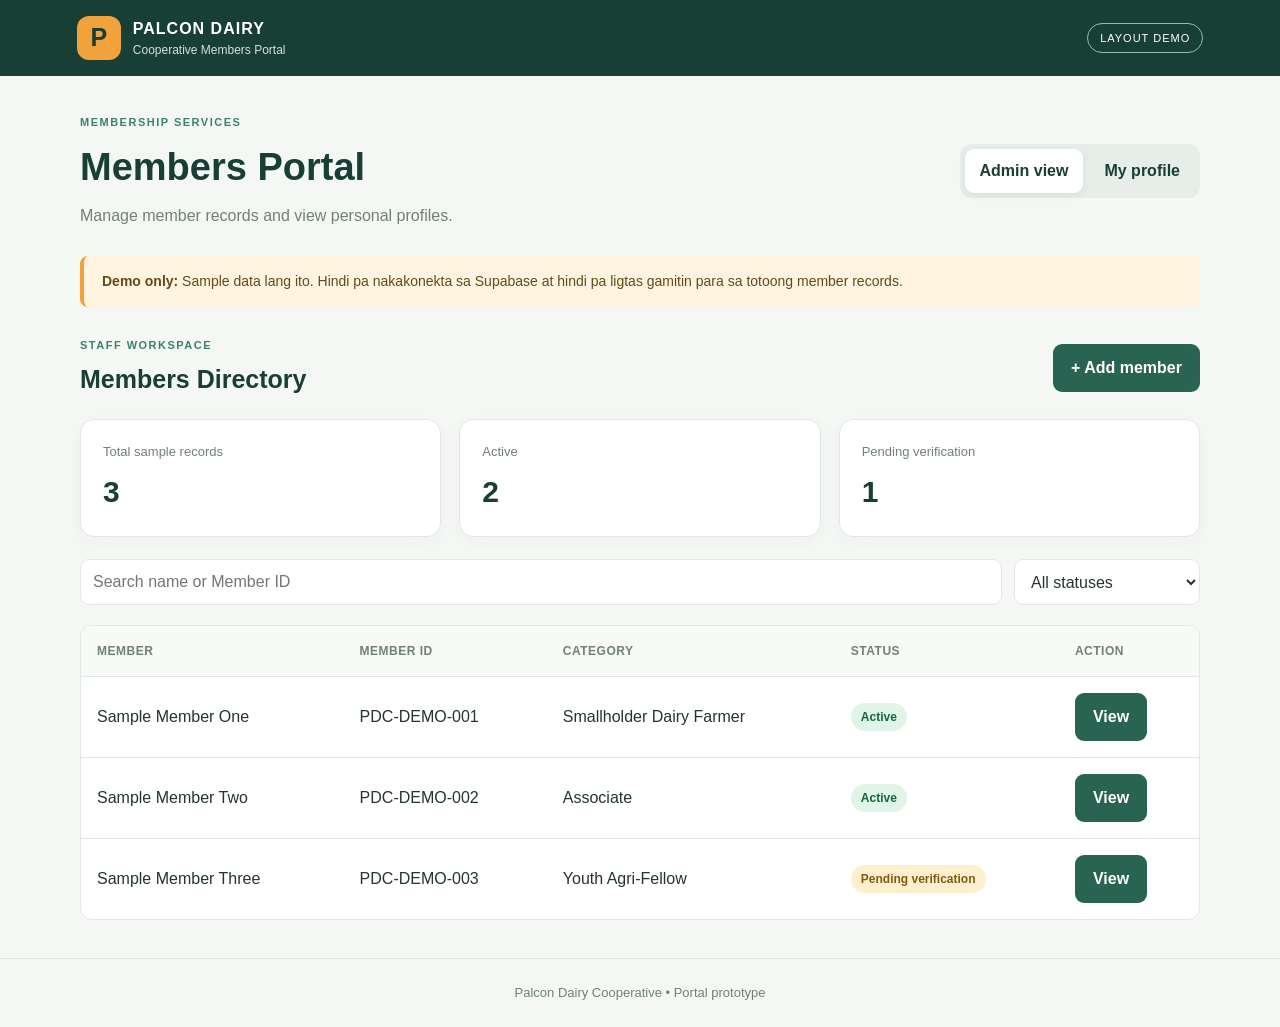
<file: members.html>
<!DOCTYPE html>
<html lang="en">
<head>
  <meta charset="UTF-8">
  <meta name="viewport" content="width=device-width, initial-scale=1">
  <title>Palcon Dairy | Members Portal</title>
  <link rel="stylesheet" href="members.css">
</head>
<body>
  <header class="topbar">
    <a class="brand" href="index.html">
      <span class="brand-mark">P</span>
      <span>
        <strong>PALCON DAIRY</strong>
        <small>Cooperative Members Portal</small>
      </span>
    </a>
    <span class="demo-pill">LAYOUT DEMO</span>
  </header>

  <main class="page-wrap">
    <section class="intro">
      <div>
        <p class="eyebrow">MEMBERSHIP SERVICES</p>
        <h1>Members Portal</h1>
        <p class="subhead">
          Manage member records and view personal profiles.
        </p>
      </div>

      <div class="mode-switch">
        <button class="mode-btn active" data-view="admin">
          Admin view
        </button>
        <button class="mode-btn" data-view="member">
          My profile
        </button>
      </div>
    </section>

    <div class="notice">
      <strong>Demo only:</strong>
      Sample data lang ito. Hindi pa nakakonekta sa Supabase
      at hindi pa ligtas gamitin para sa totoong member records.
    </div>

    <section id="adminView">
      <div class="section-heading">
        <div>
          <p class="eyebrow">STAFF WORKSPACE</p>
          <h2>Members Directory</h2>
        </div>
        <button class="primary-btn" id="addMemberBtn">
          + Add member
        </button>
      </div>

      <div class="stats">
        <article class="stat-card">
          <span>Total sample records</span>
          <strong id="totalCount">3</strong>
        </article>
        <article class="stat-card">
          <span>Active</span>
          <strong id="activeCount">2</strong>
        </article>
        <article class="stat-card">
          <span>Pending verification</span>
          <strong id="pendingCount">1</strong>
        </article>
      </div>

      <div class="toolbar">
        <input
          id="searchInput"
          type="search"
          placeholder="Search name or Member ID"
          aria-label="Search members"
        >
        <select id="statusFilter" aria-label="Filter by status">
          <option value="all">All statuses</option>
          <option value="active">Active</option>
          <option value="inactive">Inactive</option>
          <option value="pending_verification">
            Pending verification
          </option>
        </select>
      </div>

      <div class="table-wrap">
        <table>
          <thead>
            <tr>
              <th>Member</th>
              <th>Member ID</th>
              <th>Category</th>
              <th>Status</th>
              <th>Action</th>
            </tr>
          </thead>
          <tbody id="membersTable"></tbody>
        </table>
      </div>
    </section>

    <section id="memberView" class="hidden">
      <div class="section-heading">
        <div>
          <p class="eyebrow">MEMBER WORKSPACE</p>
          <h2>My Member Profile</h2>
        </div>
      </div>

      <article class="profile-card">
        <div class="profile-banner"></div>
        <div class="profile-body">
          <h3>Sample Member</h3>
          <p>Fictional sample profile only</p>
        </div>

        <div class="profile-grid">
          <div class="detail">
            <span>Member ID</span>
            <strong>PDC-DEMO-001</strong>
          </div>
          <div class="detail">
            <span>Membership category</span>
            <strong>Smallholder Dairy Farmer</strong>
          </div>
          <div class="detail">
            <span>Status</span>
            <strong>Pending verification</strong>
          </div>
          <div class="detail">
            <span>Contact information</span>
            <strong>Not added in demo</strong>
          </div>
        </div>
      </article>
    </section>
  </main>

  <footer>Palcon Dairy Cooperative • Portal prototype</footer>

  <script src="members.js"></script>
</body>
</html>
</file>
<file: members.css>
:root {
  --green-dark: #173f35;
  --green: #286451;
  --green-light: #37836b;
  --orange: #f2a23a;
  --background: #f5f7f5;
  --white: #ffffff;
  --text: #25352f;
  --muted: #718078;
  --border: #e1e8e3;
}

* {
  box-sizing: border-box;
}

body {
  margin: 0;
  font-family: Arial, Helvetica, sans-serif;
  background: var(--background);
  color: var(--text);
  line-height: 1.5;
}

button,
input,
select {
  font: inherit;
}

button {
  cursor: pointer;
}

.topbar {
  min-height: 76px;
  padding: 16px 6%;
  background: var(--green-dark);
  color: white;
  display: flex;
  align-items: center;
  justify-content: space-between;
  gap: 16px;
}

.brand {
  display: flex;
  align-items: center;
  gap: 12px;
  color: white;
  text-decoration: none;
}

.brand-mark {
  width: 44px;
  height: 44px;
  display: grid;
  place-items: center;
  border-radius: 12px;
  background: var(--orange);
  color: var(--green-dark);
  font-size: 25px;
  font-weight: bold;
}

.brand strong,
.brand small {
  display: block;
}

.brand strong {
  letter-spacing: 1px;
}

.brand small {
  color: #d2e2d9;
  font-size: 12px;
}

.demo-pill {
  padding: 6px 12px;
  border: 1px solid #9bb9aa;
  border-radius: 30px;
  font-size: 11px;
  letter-spacing: 1px;
}

.page-wrap {
  width: min(1120px, 92%);
  margin: 38px auto;
  min-height: 70vh;
}

.intro,
.section-heading {
  display: flex;
  align-items: center;
  justify-content: space-between;
  gap: 20px;
}

.intro {
  margin-bottom: 28px;
}

.eyebrow {
  color: var(--green-light);
  font-size: 11px;
  font-weight: bold;
  letter-spacing: 1.5px;
  margin: 0 0 8px;
}

h1,
h2,
h3,
p {
  margin-top: 0;
}

h1 {
  color: var(--green-dark);
  font-size: clamp(28px, 4vw, 38px);
  margin-bottom: 8px;
}

h2 {
  color: var(--green-dark);
  font-size: 25px;
  margin-bottom: 0;
}

.subhead {
  color: var(--muted);
  margin-bottom: 0;
}

.mode-switch {
  display: flex;
  gap: 6px;
  padding: 5px;
  background: #e7eee9;
  border-radius: 12px;
}

.mode-btn {
  border: 0;
  border-radius: 9px;
  padding: 10px 15px;
  background: transparent;
  color: var(--green-dark);
  font-weight: bold;
}

.mode-btn.active {
  background: white;
  box-shadow: 0 2px 8px #173f3514;
}

.notice {
  background: #fff4df;
  border-left: 4px solid var(--orange);
  padding: 15px 18px;
  border-radius: 8px;
  margin-bottom: 30px;
  color: #65491c;
  font-size: 14px;
}

.section-heading {
  margin: 30px 0 20px;
}

.primary-btn {
  background: var(--green);
  color: white;
  border: 0;
  padding: 12px 18px;
  border-radius: 9px;
  font-weight: bold;
}

.primary-btn:hover {
  background: var(--green-dark);
}

.stats {
  display: grid;
  grid-template-columns: repeat(3, minmax(0, 1fr));
  gap: 18px;
  margin-bottom: 22px;
}

.stat-card,
.profile-card {
  background: white;
  border: 1px solid var(--border);
  border-radius: 14px;
  box-shadow: 0 4px 15px #173f3508;
}

.stat-card {
  padding: 22px;
}

.stat-card span,
.detail span {
  display: block;
  color: var(--muted);
  font-size: 13px;
  margin-bottom: 8px;
}

.stat-card strong {
  color: var(--green-dark);
  font-size: 30px;
}

.toolbar {
  display: flex;
  gap: 12px;
  margin: 20px 0;
}

.toolbar input,
.toolbar select {
  min-height: 44px;
  border: 1px solid var(--border);
  border-radius: 9px;
  padding: 10px 12px;
  background: white;
  color: var(--text);
}

.toolbar input {
  flex: 1;
  min-width: 0;
}

.table-wrap {
  overflow-x: auto;
  background: white;
  border: 1px solid var(--border);
  border-radius: 12px;
}

table {
  width: 100%;
  border-collapse: collapse;
  text-align: left;
}

th,
td {
  padding: 16px;
  border-bottom: 1px solid var(--border);
  white-space: nowrap;
}

th {
  background: #f8faf8;
  color: var(--muted);
  font-size: 12px;
  text-transform: uppercase;
  letter-spacing: 0.5px;
}

tbody tr:last-child td {
  border-bottom: 0;
}

.status {
  display: inline-block;
  padding: 5px 10px;
  border-radius: 20px;
  font-size: 12px;
  font-weight: bold;
}

.status.active {
  color: #17643d;
  background: #e0f5e8;
}

.status.inactive {
  color: #8a3b36;
  background: #fde8e6;
}

.status.pending_verification {
  color: #825a11;
  background: #fff0cd;
}

.view-btn {
  color: var(--green);
  background: transparent;
  border: 1px solid var(--green);
  padding: 7px 12px;
  border-radius: 7px;
}

.profile-card {
  overflow: hidden;
  margin-top: 22px;
}

.profile-banner {
  height: 125px;
  background: linear-gradient(120deg, var(--green-dark), var(--green-light));
}

.profile-body {
  padding: 22px 25px 10px;
}

.profile-body h3 {
  color: var(--green-dark);
  font-size: 23px;
  margin-bottom: 4px;
}

.profile-body p {
  color: var(--muted);
  font-size: 14px;
}

.profile-grid {
  padding: 15px 25px 28px;
  display: grid;
  grid-template-columns: repeat(2, minmax(0, 1fr));
  gap: 22px;
}

.detail {
  padding: 15px;
  background: #f8faf8;
  border-radius: 9px;
  overflow-wrap: anywhere;
}

.detail strong {
  color: var(--green-dark);
}

.hidden {
  display: none !important;
}

footer {
  text-align: center;
  padding: 24px 15px;
  color: var(--muted);
  font-size: 13px;
  border-top: 1px solid var(--border);
}

@media (max-width: 700px) {
  .topbar {
    padding: 14px 4%;
  }

  .page-wrap {
    margin: 25px auto;
  }

  .intro,
  .section-heading {
    align-items: flex-start;
    flex-direction: column;
  }

  .mode-switch {
    width: 100%;
  }

  .mode-btn {
    flex: 1;
    padding: 10px 7px;
  }

  .stats {
    grid-template-columns: 1fr;
    gap: 12px;
  }

  .stat-card {
    padding: 17px;
  }

  .toolbar {
    flex-direction: column;
  }

  .toolbar input,
  .toolbar select {
    width: 100%;
  }

  .profile-grid {
    grid-template-columns: 1fr;
    padding: 12px 18px 22px;
    gap: 12px;
  }

  .profile-body {
    padding-left: 18px;
    padding-right: 18px;
  }

  .demo-pill {
    font-size: 9px;
    padding: 5px 8px;
  }
}
</file>
